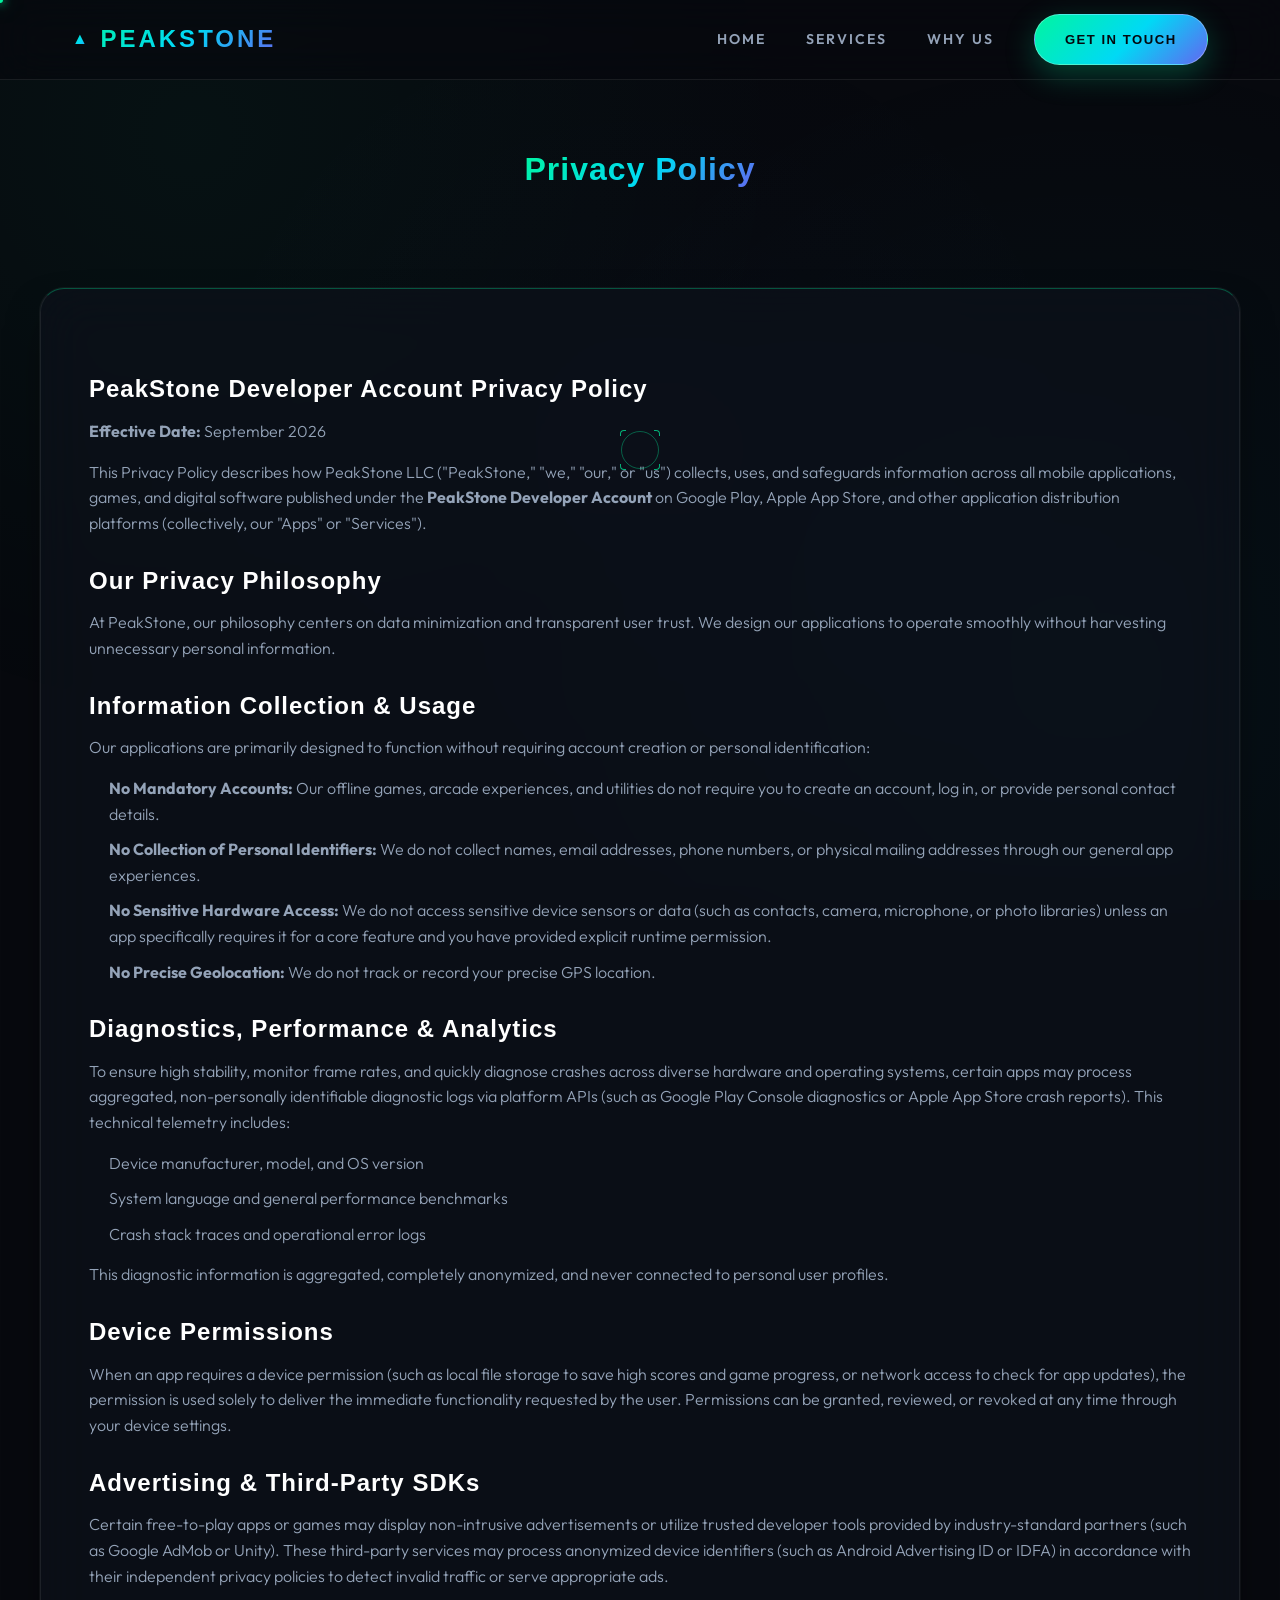
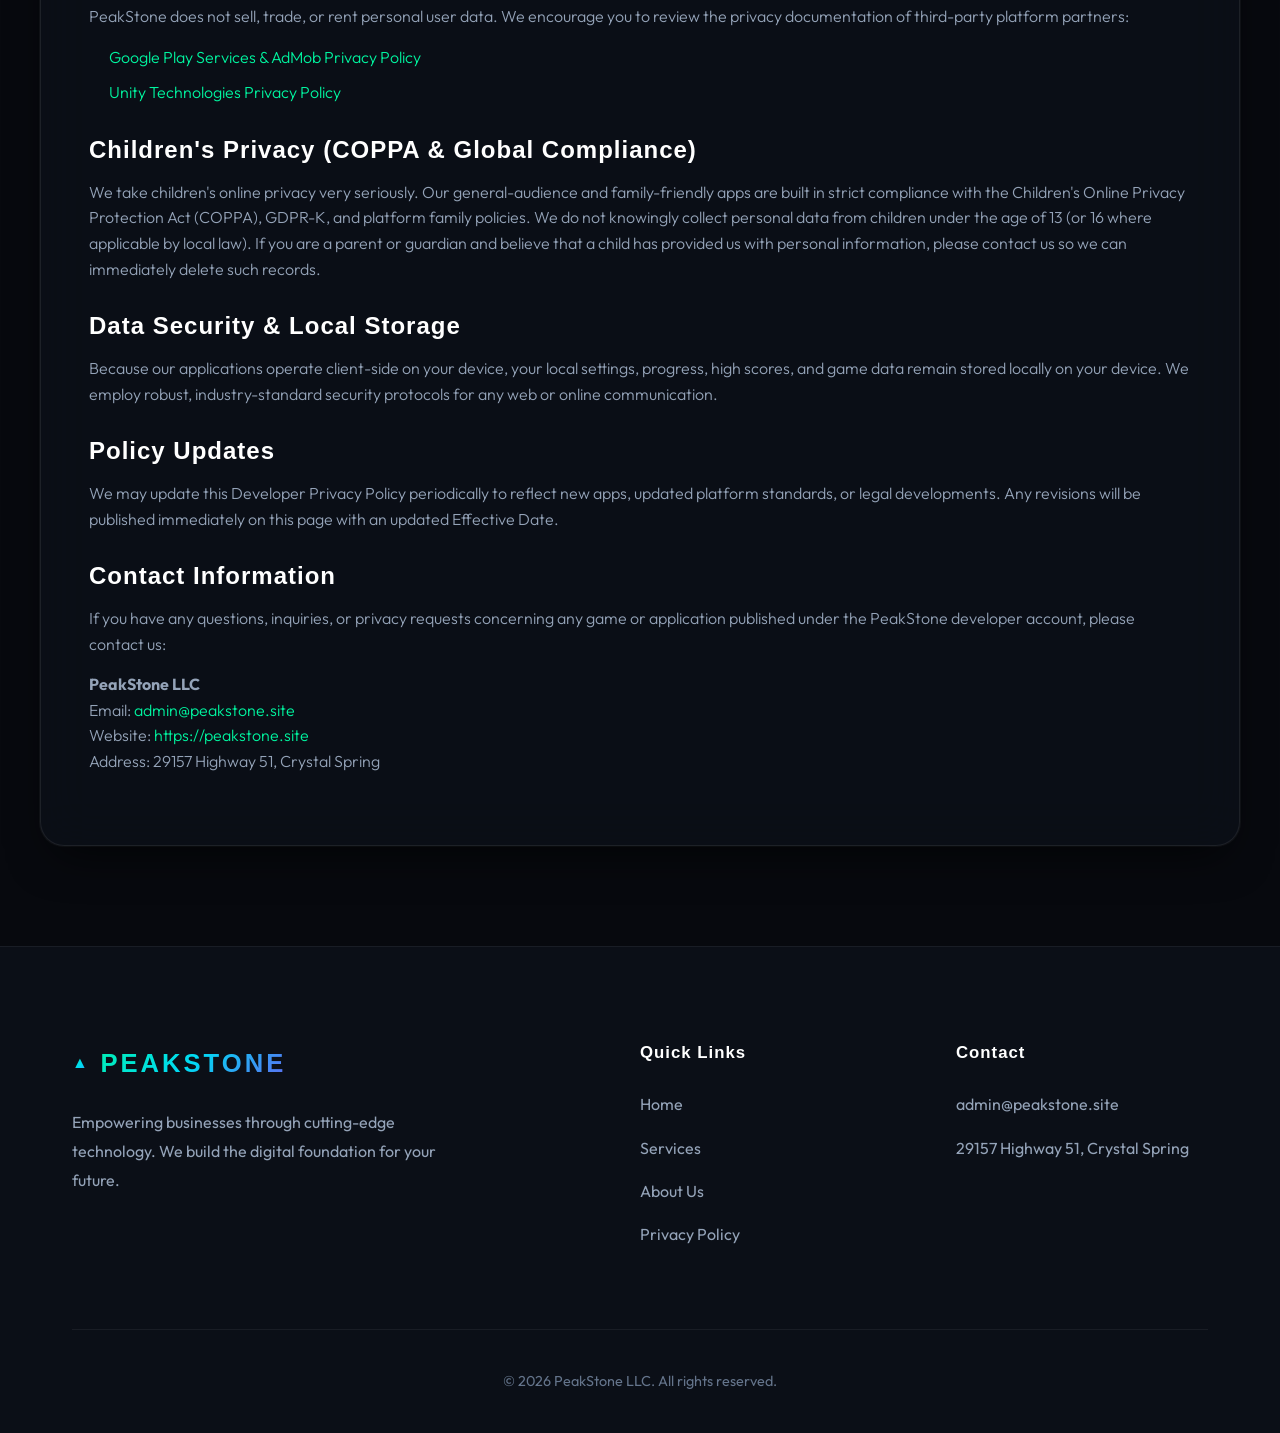
<file: privacy-policy.html>
<!DOCTYPE html>
<html lang="en">

<head>
    <meta charset="UTF-8">
    <meta name="viewport" content="width=device-width, initial-scale=1.0">
    <title>Developer Privacy Policy - PeakStone</title>
    <meta name="description" content="Privacy Policy for all mobile applications, games, and services published under the PeakStone LLC developer account.">

    <!-- Link to Stylesheet -->
    <link rel="stylesheet" href="style.css">

    <!-- Premium Fonts: Syncopate and Outfit -->
    <link rel="preconnect" href="https://fonts.googleapis.com">
    <link rel="preconnect" href="https://fonts.gstatic.com" crossorigin>
    <link
        href="https://fonts.googleapis.com/css2?family=Outfit:wght@300;400;600;700&family=Syncopate:wght@400;700&display=swap"
        rel="stylesheet">

    <!-- FontAwesome for Icons -->
    <link rel="stylesheet" href="https://cdnjs.cloudflare.com/ajax/libs/font-awesome/6.4.0/css/all.min.css">
    <style>
        .page-header {
            padding: 150px 0 50px;
            text-align: center;
        }

        .content-section {
            padding: 50px 0 100px;
        }

        .content-section h2 {
            margin-top: 30px;
            margin-bottom: 15px;
            color: #fff;
        }

        .content-section p {
            margin-bottom: 15px;
            color: var(--text-secondary);
            line-height: 1.6;
            font-weight: 300;
        }

        .content-section ul {
            margin-bottom: 15px;
            padding-left: 20px;
            color: var(--text-secondary);
            font-weight: 300;
        }

        .content-section li {
            margin-bottom: 10px;
        }

        .content-section .container {
            background: var(--glass-bg);
            backdrop-filter: blur(25px);
            -webkit-backdrop-filter: blur(25px);
            border: 1px solid var(--glass-border);
            border-top: 1px solid rgba(0, 245, 160, 0.3);
            border-radius: 24px;
            padding: 3.5rem 3rem;
            box-shadow: var(--shadow-card);
        }

        .content-section a {
            color: var(--color-1);
            text-decoration: none;
        }

        .content-section a:hover {
            text-decoration: underline;
        }
    </style>
</head>

<body>
    <!-- Peak Precision Reticle Cursor -->
    <div class="cursor-dot" id="cursor-dot"></div>
    <div class="cursor-ring" id="cursor-ring">
        <div class="reticle-corner reticle-tl"></div>
        <div class="reticle-corner reticle-tr"></div>
        <div class="reticle-corner reticle-bl"></div>
        <div class="reticle-corner reticle-br"></div>
    </div>

    <!-- Navigation -->
    <header id="header">
        <div class="container nav-container">
            <a href="index.html" class="logo gradient-text">PEAKSTONE</a>

            <nav class="nav-links" id="nav-links">
                <a href="index.html#home">Home</a>
                <a href="index.html#services">Services</a>
                <a href="index.html#about">Why Us</a>
                <a href="index.html#contact" class="btn btn-primary">Get in Touch</a>
            </nav>

            <button class="mobile-menu-btn" id="mobile-menu-btn">
                <i class="fas fa-bars"></i>
            </button>
        </div>
    </header>

    <div class="page-header">
        <div class="container">
            <h1 class="gradient-text">Privacy Policy</h1>
        </div>
    </div>

    <section class="content-section">
        <div class="container">
            <h2>PeakStone Developer Account Privacy Policy</h2>
            <p><strong>Effective Date:</strong> September 2026</p>
            <p>This Privacy Policy describes how PeakStone LLC ("PeakStone," "we," "our," or "us") collects, uses, and safeguards information across all mobile applications, games, and digital software published under the <strong>PeakStone Developer Account</strong> on Google Play, Apple App Store, and other application distribution platforms (collectively, our "Apps" or "Services").</p>

            <h2>Our Privacy Philosophy</h2>
            <p>At PeakStone, our philosophy centers on data minimization and transparent user trust. We design our applications to operate smoothly without harvesting unnecessary personal information.</p>

            <h2>Information Collection &amp; Usage</h2>
            <p>Our applications are primarily designed to function without requiring account creation or personal identification:</p>
            <ul>
                <li><strong>No Mandatory Accounts:</strong> Our offline games, arcade experiences, and utilities do not require you to create an account, log in, or provide personal contact details.</li>
                <li><strong>No Collection of Personal Identifiers:</strong> We do not collect names, email addresses, phone numbers, or physical mailing addresses through our general app experiences.</li>
                <li><strong>No Sensitive Hardware Access:</strong> We do not access sensitive device sensors or data (such as contacts, camera, microphone, or photo libraries) unless an app specifically requires it for a core feature and you have provided explicit runtime permission.</li>
                <li><strong>No Precise Geolocation:</strong> We do not track or record your precise GPS location.</li>
            </ul>

            <h2>Diagnostics, Performance &amp; Analytics</h2>
            <p>To ensure high stability, monitor frame rates, and quickly diagnose crashes across diverse hardware and operating systems, certain apps may process aggregated, non-personally identifiable diagnostic logs via platform APIs (such as Google Play Console diagnostics or Apple App Store crash reports). This technical telemetry includes:</p>
            <ul>
                <li>Device manufacturer, model, and OS version</li>
                <li>System language and general performance benchmarks</li>
                <li>Crash stack traces and operational error logs</li>
            </ul>
            <p>This diagnostic information is aggregated, completely anonymized, and never connected to personal user profiles.</p>

            <h2>Device Permissions</h2>
            <p>When an app requires a device permission (such as local file storage to save high scores and game progress, or network access to check for app updates), the permission is used solely to deliver the immediate functionality requested by the user. Permissions can be granted, reviewed, or revoked at any time through your device settings.</p>

            <h2>Advertising &amp; Third-Party SDKs</h2>
            <p>Certain free-to-play apps or games may display non-intrusive advertisements or utilize trusted developer tools provided by industry-standard partners (such as Google AdMob or Unity). These third-party services may process anonymized device identifiers (such as Android Advertising ID or IDFA) in accordance with their independent privacy policies to detect invalid traffic or serve appropriate ads.</p>
            <p>PeakStone does not sell, trade, or rent personal user data. We encourage you to review the privacy documentation of third-party platform partners:</p>
            <ul>
                <li><a href="https://policies.google.com/privacy" target="_blank" rel="noopener noreferrer">Google Play Services &amp; AdMob Privacy Policy</a></li>
                <li><a href="https://unity.com/legal/privacy-policy" target="_blank" rel="noopener noreferrer">Unity Technologies Privacy Policy</a></li>
            </ul>

            <h2>Children's Privacy (COPPA &amp; Global Compliance)</h2>
            <p>We take children's online privacy very seriously. Our general-audience and family-friendly apps are built in strict compliance with the Children's Online Privacy Protection Act (COPPA), GDPR-K, and platform family policies. We do not knowingly collect personal data from children under the age of 13 (or 16 where applicable by local law). If you are a parent or guardian and believe that a child has provided us with personal information, please contact us so we can immediately delete such records.</p>

            <h2>Data Security &amp; Local Storage</h2>
            <p>Because our applications operate client-side on your device, your local settings, progress, high scores, and game data remain stored locally on your device. We employ robust, industry-standard security protocols for any web or online communication.</p>

            <h2>Policy Updates</h2>
            <p>We may update this Developer Privacy Policy periodically to reflect new apps, updated platform standards, or legal developments. Any revisions will be published immediately on this page with an updated Effective Date.</p>

            <h2>Contact Information</h2>
            <p>If you have any questions, inquiries, or privacy requests concerning any game or application published under the PeakStone developer account, please contact us:</p>
            <p><strong>PeakStone LLC</strong><br>
                Email: <a href="mailto:admin@peakstone.site">admin@peakstone.site</a><br>
                Website: <a href="https://peakstone.site">https://peakstone.site</a><br>
                Address: 29157 Highway 51, Crystal Spring</p>
        </div>
    </section>

    <!-- Footer -->
    <footer>
        <div class="container">
            <div class="footer-content">
                <div class="footer-about">
                    <a href="index.html" class="logo gradient-text footer-logo">PEAKSTONE</a>
                    <p>Empowering businesses through cutting-edge technology. We build the digital foundation for your
                        future.</p>
                </div>
                <div class="footer-links">
                    <h4>Quick Links</h4>
                    <ul>
                        <li><a href="index.html#home">Home</a></li>
                        <li><a href="index.html#services">Services</a></li>
                        <li><a href="index.html#about">About Us</a></li>
                        <li><a href="privacy-policy.html">Privacy Policy</a></li>
                    </ul>
                </div>
                <div class="footer-links">
                    <h4>Contact</h4>
                    <ul>
                        <li><a href="mailto:admin@peakstone.site">admin@peakstone.site</a></li>
                        <li><a href="#">29157 Highway 51, Crystal Spring</a></li>
                    </ul>
                </div>
            </div>
            <div class="footer-bottom">
                <p>&copy; 2026 PeakStone LLC. All rights reserved.</p>
            </div>
        </div>
    </footer>

    <!-- Link to JavaScript -->
    <script src="script.js"></script>
</body>

</html>
</file>
<file: style.css>
@import url('https://fonts.googleapis.com/css2?family=Outfit:wght@300;400;500;600;700&family=Syncopate:wght@400;700&display=swap');

:root {
  /* --- PeakStone Obsidian & Glacial Summit Color System --- */
  --bg-primary: #07090e;      /* Deep Obsidian Slate */
  --bg-secondary: #0b0f17;    /* Dark Granite */
  --bg-tertiary: #111723;     /* Elevated Slate */
  --bg-dark: #040508;         /* Void Obsidian */
  
  --text-primary: #f1f5f9;    /* Clean Summit White */
  --text-secondary: #94a3b8;  /* Cool Slate Silver */
  --text-muted: #64748b;      /* Muted Ridge Gray */
  --text-light: #ffffff;
  
  /* Luminous Summit Accents */
  --color-1: #00f5a0;         /* Cyber Alpine Emerald */
  --color-2: #00d9f5;         /* Glacial Summit Cyan */
  --color-3: #6366f1;         /* Deep Ridge Indigo */
  --color-4: #10b981;         /* Pure Emerald Glow */
  --color-accent: #00f5a0;
  
  /* Chiseled Glassmorphism Tokens */
  --glass-bg: rgba(13, 19, 28, 0.62);
  --glass-bg-hover: rgba(18, 26, 38, 0.75);
  --glass-border: rgba(255, 255, 255, 0.08);
  --glass-border-hover: rgba(0, 245, 160, 0.35);
  --glass-highlight: rgba(255, 255, 255, 0.16);
  --glass-shine: linear-gradient(135deg, rgba(255, 255, 255, 0.1) 0%, rgba(255, 255, 255, 0.02) 100%);
  
  /* Radiant Gradients */
  --accent-gradient: linear-gradient(135deg, #00f5a0 0%, #00d9f5 55%, #6366f1 100%);
  --accent-gradient-hover: linear-gradient(135deg, #00d9f5 0%, #00f5a0 100%);
  --stone-gradient: linear-gradient(180deg, rgba(255, 255, 255, 0.07) 0%, rgba(255, 255, 255, 0.01) 100%);
  
  /* Shadows & Luminous Glows */
  --shadow-glow: 0 10px 30px rgba(0, 245, 160, 0.25);
  --shadow-glow-hover: 0 15px 45px rgba(0, 217, 245, 0.4);
  --shadow-card: 0 20px 45px -15px rgba(0, 0, 0, 0.7), 0 0 1px 1px rgba(255, 255, 255, 0.06);
  --shadow-card-hover: 0 25px 50px -10px rgba(0, 245, 160, 0.15), 0 0 1px 1px rgba(0, 245, 160, 0.4);
  
  /* Layout */
  --container-width: 1200px;
  --nav-height: 80px;
}

* {
  margin: 0;
  padding: 0;
  box-sizing: border-box;
}

html {
  scroll-behavior: smooth;
}

body {
  font-family: 'Outfit', sans-serif;
  background-color: var(--bg-primary);
  color: var(--text-primary);
  line-height: 1.6;
  overflow-x: hidden;
  position: relative;
}

/* Subtle Global Background Mesh */
body::before {
  content: '';
  position: fixed;
  top: 0;
  left: 0;
  width: 100%;
  height: 100%;
  background: 
    radial-gradient(circle at 15% 15%, rgba(0, 245, 160, 0.04) 0%, transparent 45%),
    radial-gradient(circle at 85% 75%, rgba(0, 217, 245, 0.04) 0%, transparent 50%),
    radial-gradient(circle at 50% 50%, rgba(99, 102, 241, 0.02) 0%, transparent 60%);
  pointer-events: none;
  z-index: 0;
}

h1, h2, h3, h4, h5, h6 {
  font-family: 'Syncopate', sans-serif;
  font-weight: 700;
  line-height: 1.2;
  letter-spacing: 1px;
}

a {
  text-decoration: none;
  color: inherit;
  transition: all 0.3s ease;
}

ul {
  list-style: none;
}

.container {
  max-width: var(--container-width);
  margin: 0 auto;
  padding: 0 2rem;
  position: relative;
  z-index: 1;
}

/* Typography Utility */
.gradient-text {
  background: var(--accent-gradient);
  -webkit-background-clip: text;
  -webkit-text-fill-color: transparent;
  background-clip: text;
  display: inline-block;
}

/* --- Navigation --- */
header {
  position: fixed;
  top: 0;
  left: 0;
  width: 100%;
  height: var(--nav-height);
  background: rgba(7, 9, 14, 0.65);
  backdrop-filter: blur(20px);
  -webkit-backdrop-filter: blur(20px);
  border-bottom: 1px solid var(--glass-border);
  z-index: 1000;
  transition: all 0.3s ease;
}

header.scrolled {
  height: 70px;
  background: rgba(7, 9, 14, 0.92);
  border-bottom: 1px solid rgba(0, 245, 160, 0.15);
  box-shadow: 0 10px 30px rgba(0, 0, 0, 0.6);
}

.nav-container {
  display: flex;
  justify-content: space-between;
  align-items: center;
  height: 100%;
}

.logo {
  font-family: 'Syncopate', sans-serif;
  font-size: 1.5rem;
  font-weight: 700;
  letter-spacing: 3px;
  text-transform: uppercase;
  display: flex;
  align-items: center;
  gap: 0.6rem;
}

.logo::before {
  content: '▲';
  font-size: 1rem;
  background: var(--accent-gradient);
  -webkit-background-clip: text;
  -webkit-text-fill-color: transparent;
  transform: translateY(-1px);
}

.nav-links {
  display: flex;
  gap: 2.5rem;
  align-items: center;
}

.nav-links a:not(.btn) {
  font-weight: 600;
  font-size: 0.88rem;
  text-transform: uppercase;
  letter-spacing: 2px;
  color: var(--text-secondary);
  position: relative;
  transition: color 0.3s ease;
}

.nav-links a:not(.btn):hover {
  color: var(--text-light);
}

.nav-links a:not(.btn):after {
  content: '';
  position: absolute;
  width: 0;
  height: 2px;
  bottom: -6px;
  left: 0;
  background: var(--accent-gradient);
  transition: width 0.3s cubic-bezier(0.165, 0.84, 0.44, 1);
  border-radius: 2px;
  box-shadow: 0 0 8px rgba(0, 245, 160, 0.6);
}

.nav-links a:not(.btn):hover:after,
.nav-links a.active:after {
  width: 100%;
}

.nav-links a.active {
  color: var(--text-light);
}

/* Buttons */
.btn {
  display: inline-flex;
  align-items: center;
  justify-content: center;
  padding: 0.85rem 1.9rem;
  border-radius: 9999px; 
  font-weight: 600;
  font-family: 'Syncopate', sans-serif;
  font-size: 0.82rem;
  letter-spacing: 1.5px;
  text-transform: uppercase;
  cursor: none;
  border: none;
  transition: all 0.4s cubic-bezier(0.16, 1, 0.3, 1);
  position: relative;
  overflow: hidden;
  z-index: 1;
}

.btn-primary {
  background: var(--accent-gradient);
  color: #04080e;
  font-weight: 700;
  box-shadow: var(--shadow-glow);
  border: 1px solid rgba(255, 255, 255, 0.3);
}

.btn-primary:hover {
  background: var(--accent-gradient-hover);
  box-shadow: var(--shadow-glow-hover);
  transform: translateY(-3px) scale(1.02);
  color: #04080e;
}

.btn-outline {
  background: var(--glass-bg);
  backdrop-filter: blur(12px);
  -webkit-backdrop-filter: blur(12px);
  border: 1px solid var(--glass-highlight);
  color: var(--text-light);
}

.btn-outline:hover {
  background: rgba(255, 255, 255, 0.08);
  border-color: var(--color-1);
  box-shadow: 0 0 20px rgba(0, 245, 160, 0.2);
  transform: translateY(-3px) scale(1.02);
  color: var(--color-1);
}

/* Mobile Menu Toggle */
.mobile-menu-btn {
  display: none;
  background: none;
  border: none;
  font-size: 1.5rem;
  color: var(--text-light);
  cursor: none;
}

/* --- Hero Section --- */
.hero {
  padding-top: calc(var(--nav-height) + 5rem);
  padding-bottom: 7rem;
  background-color: transparent;
  color: var(--text-light);
  position: relative;
  overflow: hidden;
  min-height: 100vh;
  display: flex;
  align-items: center;
}

/* Peak & Summit Atmospheric Backdrop */
.summit-bg {
  position: absolute;
  top: 0;
  left: 0;
  width: 100%;
  height: 100%;
  z-index: 0;
  overflow: hidden;
  pointer-events: none;
}

/* Subtle Topographic Grid Matrix */
.summit-grid {
  position: absolute;
  top: 0;
  left: 0;
  width: 100%;
  height: 100%;
  background-image: 
    linear-gradient(rgba(255, 255, 255, 0.02) 1px, transparent 1px),
    linear-gradient(90deg, rgba(255, 255, 255, 0.02) 1px, transparent 1px);
  background-size: 60px 60px;
  mask-image: radial-gradient(ellipse 70% 60% at 50% 40%, black 20%, transparent 80%);
  -webkit-mask-image: radial-gradient(ellipse 70% 60% at 50% 40%, black 20%, transparent 80%);
  opacity: 0.8;
}

.summit-glow {
  position: absolute;
  border-radius: 50%;
  filter: blur(130px);
  opacity: 0.45;
  animation: float-summit 22s infinite ease-in-out alternate;
}

.glow-1 {
  width: 70vw;
  height: 70vh;
  background: radial-gradient(circle, rgba(0, 245, 160, 0.45) 0%, rgba(0, 217, 245, 0.15) 50%, transparent 80%);
  top: -20vh;
  left: -15vw;
  animation-delay: 0s;
}

.glow-2 {
  width: 60vw;
  height: 60vh;
  background: radial-gradient(circle, rgba(0, 217, 245, 0.4) 0%, rgba(99, 102, 241, 0.15) 55%, transparent 80%);
  bottom: -15vh;
  right: -10vw;
  animation-delay: -6s;
}

.glow-3 {
  width: 50vw;
  height: 50vh;
  background: radial-gradient(circle, rgba(99, 102, 241, 0.25) 0%, transparent 70%);
  top: 35%;
  left: 45%;
  transform: translate(-50%, -50%);
  animation-delay: -12s;
  opacity: 0.25;
}

@keyframes float-summit {
  0% { transform: translate(0, 0) scale(1); }
  50% { transform: translate(60px, -40px) scale(1.1); }
  100% { transform: translate(-40px, 60px) scale(0.95); }
}

.hero .container {
  position: relative;
  z-index: 2;
  display: grid;
  grid-template-columns: 1.25fr 0.75fr;
  gap: 4rem;
  align-items: center;
}

.hero-content h1 {
  font-size: 4.2rem;
  margin-bottom: 1.5rem;
  line-height: 1.1;
  letter-spacing: -0.5px;
}

.hero-content p {
  font-size: 1.2rem;
  color: var(--text-secondary);
  margin-bottom: 2.5rem;
  max-width: 90%;
  font-weight: 300;
  line-height: 1.8;
}

.hero-btns {
  display: flex;
  gap: 1.5rem;
}

/* Glass Monolith Panels in Hero */
.hero-image {
  position: relative;
  display: flex;
  justify-content: center;
  align-items: center;
  height: 520px;
}

.aurora-container {
  position: relative;
  width: 100%;
  height: 100%;
  display: flex;
  justify-content: center;
  align-items: center;
  perspective: 1200px;
}

.glass-panel {
  position: absolute;
  background: var(--glass-bg);
  border: 1px solid var(--glass-border);
  border-radius: 24px;
  backdrop-filter: blur(20px);
  -webkit-backdrop-filter: blur(20px);
  box-shadow: var(--shadow-card);
  animation: float-panel 10s infinite ease-in-out alternate;
  transition: transform 0.5s ease, border-color 0.5s ease;
}

.panel-1 {
  width: 270px;
  height: 380px;
  z-index: 3;
  transform: translateZ(60px) rotate(-6deg);
  border-top: 1px solid rgba(0, 245, 160, 0.4);
  border-left: 1px solid rgba(0, 217, 245, 0.3);
  background: linear-gradient(135deg, rgba(16, 24, 38, 0.8) 0%, rgba(8, 12, 18, 0.6) 100%);
}

.panel-2 {
  width: 220px;
  height: 320px;
  z-index: 2;
  left: 20px;
  top: 30px;
  transform: translateZ(10px) rotate(8deg);
  border-top: 1px solid rgba(0, 217, 245, 0.3);
  border-right: 1px solid rgba(99, 102, 241, 0.2);
  background: linear-gradient(135deg, rgba(14, 20, 32, 0.7) 0%, rgba(6, 9, 14, 0.5) 100%);
  animation-delay: -3s;
}

.panel-3 {
  width: 190px;
  height: 270px;
  z-index: 1;
  right: 30px;
  bottom: 50px;
  transform: translateZ(-40px) rotate(-14deg);
  border: 1px solid rgba(255, 255, 255, 0.05);
  background: rgba(11, 16, 25, 0.5);
  animation-delay: -6s;
}

@keyframes float-panel {
  0% { transform: translateY(0) rotate(-6deg); }
  100% { transform: translateY(-26px) rotate(1deg); }
}

/* --- Brand Marquee --- */
.marquee-section {
  background: rgba(11, 15, 23, 0.4);
  padding: 2.8rem 0;
  overflow: hidden;
  border-top: 1px solid var(--glass-border);
  border-bottom: 1px solid var(--glass-border);
  backdrop-filter: blur(10px);
}

.marquee-container {
  width: 100%;
  max-width: 100%;
  overflow: hidden;
  white-space: nowrap;
  position: relative;
}

.marquee-content {
  display: inline-block;
  animation: scroll-marquee 32s linear infinite;
}

.marquee-item {
  display: inline-flex;
  align-items: center;
  gap: 0.8rem;
  font-size: 1.1rem;
  font-family: 'Syncopate', sans-serif;
  font-weight: 700;
  color: var(--text-secondary);
  margin: 0 3rem;
  transition: color 0.3s ease;
  letter-spacing: 2px;
}

.marquee-item i {
  color: var(--color-1);
  font-size: 0.9rem;
}

@keyframes scroll-marquee {
  0% { transform: translateX(0); }
  100% { transform: translateX(-50%); }
}

/* --- Services Section --- */
.services {
  padding: 8rem 0;
  background-color: transparent;
  position: relative;
}

.section-header {
  text-align: center;
  margin-bottom: 5rem;
}

.section-header h2 {
  font-size: 3rem;
  margin-bottom: 1.2rem;
  letter-spacing: 0.5px;
}

.section-header p {
  color: var(--text-secondary);
  max-width: 620px;
  margin: 0 auto;
  font-size: 1.1rem;
  font-weight: 300;
}

.services-grid {
  display: grid;
  grid-template-columns: repeat(auto-fit, minmax(320px, 1fr));
  gap: 2.5rem;
}

.service-card {
  background: var(--glass-bg);
  backdrop-filter: blur(20px);
  -webkit-backdrop-filter: blur(20px);
  padding: 3.5rem 2.5rem;
  border-radius: 24px;
  border: 1px solid var(--glass-border);
  border-top: 1px solid rgba(0, 245, 160, 0.25);
  box-shadow: var(--shadow-card);
  transition: all 0.4s cubic-bezier(0.16, 1, 0.3, 1);
  position: relative;
  overflow: hidden;
  z-index: 1;
}

.service-card::before {
  content: '';
  position: absolute;
  top: 0;
  left: 0;
  width: 100%;
  height: 100%;
  background: radial-gradient(circle at 80% 20%, rgba(0, 245, 160, 0.08) 0%, transparent 60%);
  opacity: 0;
  transition: opacity 0.5s ease;
  pointer-events: none;
}

.service-card:hover {
  background: var(--glass-bg-hover);
  border-color: var(--glass-border-hover);
  box-shadow: var(--shadow-card-hover);
  transform: translateY(-8px);
}

.service-card:hover::before {
  opacity: 1;
}

.service-icon {
  width: 72px;
  height: 72px;
  background: rgba(0, 245, 160, 0.08);
  border: 1px solid rgba(0, 245, 160, 0.2);
  border-radius: 18px;
  display: flex;
  justify-content: center;
  align-items: center;
  margin-bottom: 2rem;
  font-size: 2rem;
  transition: all 0.4s ease;
  backdrop-filter: blur(8px);
  box-shadow: inset 0 0 15px rgba(0, 245, 160, 0.05);
}

.service-icon.color-1 { 
  color: var(--color-1); 
  background: rgba(0, 245, 160, 0.08);
  border-color: rgba(0, 245, 160, 0.25);
}

.service-icon.color-2 { 
  color: var(--color-2); 
  background: rgba(0, 217, 245, 0.08);
  border-color: rgba(0, 217, 245, 0.25);
}

.service-icon.color-3 { 
  color: var(--color-3); 
  background: rgba(99, 102, 241, 0.08);
  border-color: rgba(99, 102, 241, 0.25);
}

.service-card:hover .service-icon {
  transform: scale(1.08) rotate(3deg);
  box-shadow: 0 0 25px rgba(0, 245, 160, 0.35);
}

.service-card h3 {
  font-size: 1.45rem;
  margin-bottom: 1.2rem;
  color: var(--text-light);
  letter-spacing: 0.5px;
}

.service-card p {
  color: var(--text-secondary);
  font-size: 1.05rem;
  line-height: 1.7;
  font-weight: 300;
}

/* --- About Section --- */
.about {
  padding: 8rem 0;
  background-color: transparent;
  position: relative;
}

.about-content {
  display: grid;
  grid-template-columns: 1fr 1fr;
  gap: 5rem;
  align-items: center;
}

.about-text h2 {
  font-size: 3.2rem;
  margin-bottom: 1.8rem;
  letter-spacing: 0.5px;
}

.about-text p {
  color: var(--text-secondary);
  margin-bottom: 2.5rem;
  font-size: 1.15rem;
  font-weight: 300;
  line-height: 1.8;
}

.stats-container {
  display: flex;
  gap: 3.5rem;
}

.stat-item h4 {
  font-size: 2.8rem;
  background: var(--accent-gradient);
  -webkit-background-clip: text;
  -webkit-text-fill-color: transparent;
  margin-bottom: 0.5rem;
  font-weight: 700;
}

.stat-item p {
  font-size: 0.82rem;
  color: var(--text-secondary);
  text-transform: uppercase;
  letter-spacing: 2px;
  font-weight: 600;
}

.about-image {
  position: relative;
  border-radius: 24px;
  overflow: hidden;
  border: 1px solid var(--glass-border);
  border-top: 1px solid rgba(0, 245, 160, 0.3);
  box-shadow: var(--shadow-card);
}

.about-image img {
  width: 100%;
  border-radius: 24px;
  transition: transform 0.6s cubic-bezier(0.16, 1, 0.3, 1);
  filter: saturate(1.1) brightness(0.88);
}

.about-image:hover img {
  transform: scale(1.04);
}

/* --- Tech Stack Section --- */
.tech-stack {
  padding: 8rem 0;
  background-color: transparent;
}

.tech-grid {
  display: grid;
  grid-template-columns: repeat(auto-fit, minmax(150px, 1fr));
  gap: 2rem;
  text-align: center;
}

.tech-item {
  padding: 2.8rem 1.2rem;
  background: var(--glass-bg);
  backdrop-filter: blur(16px);
  -webkit-backdrop-filter: blur(16px);
  border-radius: 20px;
  border: 1px solid var(--glass-border);
  border-top: 1px solid rgba(255, 255, 255, 0.12);
  transition: all 0.4s cubic-bezier(0.16, 1, 0.3, 1);
  cursor: none;
  box-shadow: var(--shadow-card);
}

.tech-item i {
  font-size: 3.2rem;
  color: var(--text-secondary);
  margin-bottom: 1.5rem;
  transition: all 0.4s ease;
}

.tech-item p {
  font-weight: 600;
  font-family: 'Syncopate', sans-serif;
  letter-spacing: 1.5px;
  color: var(--text-secondary);
  margin: 0;
  font-size: 0.82rem;
  transition: color 0.3s ease;
}

.tech-item:hover {
  background: var(--glass-bg-hover);
  transform: translateY(-8px);
  border-color: rgba(0, 245, 160, 0.4);
  box-shadow: 0 15px 35px rgba(0, 245, 160, 0.15);
}

.tech-item:hover i {
  color: var(--color-1);
  transform: scale(1.1);
  filter: drop-shadow(0 0 12px rgba(0, 245, 160, 0.5));
}

.tech-item:nth-child(even):hover i {
  color: var(--color-2);
  filter: drop-shadow(0 0 12px rgba(0, 217, 245, 0.5));
}

.tech-item:hover p {
  color: var(--text-light);
}

/* --- Contact Section --- */
.contact {
  padding: 8rem 0;
  background-color: transparent;
  position: relative;
}

.contact-container {
  max-width: 720px;
  margin: 0 auto;
  background: rgba(11, 16, 25, 0.72);
  backdrop-filter: blur(30px);
  -webkit-backdrop-filter: blur(30px);
  padding: 4.5rem;
  border-radius: 28px;
  border: 1px solid var(--glass-border);
  border-top: 1px solid rgba(0, 245, 160, 0.3);
  border-left: 1px solid rgba(0, 217, 245, 0.2);
  box-shadow: 0 25px 60px rgba(0, 0, 0, 0.7);
}

.contact-container h2 {
  text-align: center;
  font-size: 2.8rem;
  margin-bottom: 3rem;
  letter-spacing: 0.5px;
}

.form-group {
  margin-bottom: 1.8rem;
}

.form-control {
  width: 100%;
  padding: 1.25rem 1.6rem;
  background: rgba(5, 8, 14, 0.6);
  border: 1px solid rgba(255, 255, 255, 0.08);
  border-radius: 14px;
  color: #ffffff;
  font-family: 'Outfit', sans-serif;
  font-size: 1.05rem;
  transition: all 0.3s ease;
}

.form-control::placeholder {
  color: rgba(255, 255, 255, 0.4);
}

.form-control:focus {
  outline: none;
  border-color: var(--color-1);
  box-shadow: 0 0 20px rgba(0, 245, 160, 0.25);
  background: rgba(7, 12, 20, 0.85);
}

textarea.form-control {
  min-height: 160px;
  resize: vertical;
}

.btn-submit {
  width: 100%;
  padding: 1.3rem;
  font-size: 1rem;
  border-radius: 14px;
  margin-top: 0.5rem;
}

/* --- Footer --- */
footer {
  background-color: var(--bg-secondary);
  color: var(--text-secondary);
  padding: 6rem 0 2.5rem;
  border-top: 1px solid rgba(255, 255, 255, 0.06);
  position: relative;
}

.footer-content {
  display: grid;
  grid-template-columns: 2fr 1fr 1fr;
  gap: 4rem;
  margin-bottom: 4rem;
}

.footer-logo {
  font-size: 1.6rem;
  margin-bottom: 1.5rem;
  display: inline-flex;
}

.footer-about p {
  max-width: 400px;
  font-size: 1rem;
  line-height: 1.8;
  color: var(--text-secondary);
}

.footer-links h4 {
  font-size: 1.05rem;
  margin-bottom: 1.8rem;
  color: var(--text-light);
  font-family: 'Syncopate', sans-serif;
  letter-spacing: 1px;
}

.footer-links ul li {
  margin-bottom: 1.1rem;
}

.footer-links ul li a {
  color: var(--text-secondary);
  transition: all 0.3s ease;
}

.footer-links ul li a:hover {
  color: var(--color-1);
  padding-left: 6px;
}

.footer-bottom {
  text-align: center;
  padding-top: 2.5rem;
  border-top: 1px solid rgba(255, 255, 255, 0.06);
  color: var(--text-muted);
  font-size: 0.9rem;
}

/* --- Utilities & Animations --- */
.reveal {
  opacity: 0;
  transform: translateY(40px);
  transition: all 0.8s cubic-bezier(0.165, 0.84, 0.44, 1);
}

.reveal.active {
  opacity: 1;
  transform: translateY(0);
}

/* --- Peak Precision Reticle Cursor --- */
@media (pointer: fine) {
  body, a, button, input, select, textarea, .tech-item {
    cursor: none;
  }
}

/* Central Target Point (Zero Latency) */
.cursor-dot {
  position: fixed;
  top: 0;
  left: 0;
  width: 6px;
  height: 6px;
  background-color: var(--color-1);
  border-radius: 50%;
  transform: translate(-50%, -50%);
  pointer-events: none;
  z-index: 10001;
  box-shadow: 0 0 10px var(--color-1), 0 0 20px rgba(0, 245, 160, 0.6);
  transition: width 0.2s ease, height 0.2s ease, background-color 0.2s ease;
}

/* Outer Precision Reticle (Smooth Physics) */
.cursor-ring {
  position: fixed;
  top: 0;
  left: 0;
  width: 38px;
  height: 38px;
  transform: translate(-50%, -50%);
  pointer-events: none;
  z-index: 10000;
  border: 1.5px solid rgba(0, 245, 160, 0.35);
  border-radius: 50%;
  transition: width 0.3s cubic-bezier(0.16, 1, 0.3, 1), 
              height 0.3s cubic-bezier(0.16, 1, 0.3, 1), 
              border-color 0.3s ease, 
              background-color 0.3s ease,
              box-shadow 0.3s ease;
}

/* Precision Corner Ticks */
.reticle-corner {
  position: absolute;
  width: 6px;
  height: 6px;
  border-color: var(--color-1);
  border-style: solid;
  opacity: 0.7;
  transition: opacity 0.3s ease;
}

.reticle-tl { top: -2px; left: -2px; border-width: 1.5px 0 0 1.5px; border-top-left-radius: 4px; }
.reticle-tr { top: -2px; right: -2px; border-width: 1.5px 1.5px 0 0; border-top-right-radius: 4px; }
.reticle-bl { bottom: -2px; left: -2px; border-width: 0 0 1.5px 1.5px; border-bottom-left-radius: 4px; }
.reticle-br { bottom: -2px; right: -2px; border-width: 0 1.5px 1.5px 0; border-bottom-right-radius: 4px; }

/* Interactive Hover State */
.cursor-ring.hovered {
  width: 58px;
  height: 58px;
  border-color: var(--color-1);
  background-color: rgba(0, 245, 160, 0.08);
  box-shadow: 0 0 25px rgba(0, 245, 160, 0.35), inset 0 0 15px rgba(0, 245, 160, 0.15);
}

.cursor-ring.hovered .reticle-corner {
  opacity: 1;
}

.cursor-dot.hovered {
  width: 8px;
  height: 8px;
  background-color: #ffffff;
  box-shadow: 0 0 14px #ffffff, 0 0 25px var(--color-1);
}

/* Click Active Pulse */
.cursor-ring.clicking {
  width: 28px;
  height: 28px;
  border-color: var(--color-2);
  background-color: rgba(0, 217, 245, 0.2);
  box-shadow: 0 0 30px rgba(0, 217, 245, 0.6);
}

/* Responsive */
@media (max-width: 992px) {
  .hero .container, .about-content {
    grid-template-columns: 1fr;
    text-align: center;
  }
  .hero-content h1 {
    font-size: 3.2rem;
  }
  .hero-content p {
    max-width: 100%;
  }
  .hero-btns {
    justify-content: center;
  }
  .hero-image {
    display: none;
  }
  .nav-links {
    position: fixed;
    top: var(--nav-height);
    left: -100%;
    width: 100%;
    height: calc(100vh - var(--nav-height));
    background: rgba(7, 9, 14, 0.98);
    backdrop-filter: blur(25px);
    -webkit-backdrop-filter: blur(25px);
    flex-direction: column;
    justify-content: center;
    transition: left 0.35s cubic-bezier(0.16, 1, 0.3, 1);
  }
  .nav-links.active {
    left: 0;
  }
  .mobile-menu-btn {
    display: block;
  }
  .footer-content {
    grid-template-columns: 1fr;
    text-align: center;
  }
  .footer-about p {
    margin: 0 auto;
  }
  .stats-container {
    justify-content: center;
  }
  .contact-container {
    padding: 3rem 1.8rem;
  }
}

@media (max-width: 576px) {
  .hero-content h1 {
    font-size: 2.6rem;
  }
  .hero-btns {
    flex-direction: column;
    width: 100%;
  }
  .hero-btns .btn {
    width: 100%;
  }
  .stats-container {
    flex-direction: column;
    gap: 1.5rem;
  }
}
</file>
